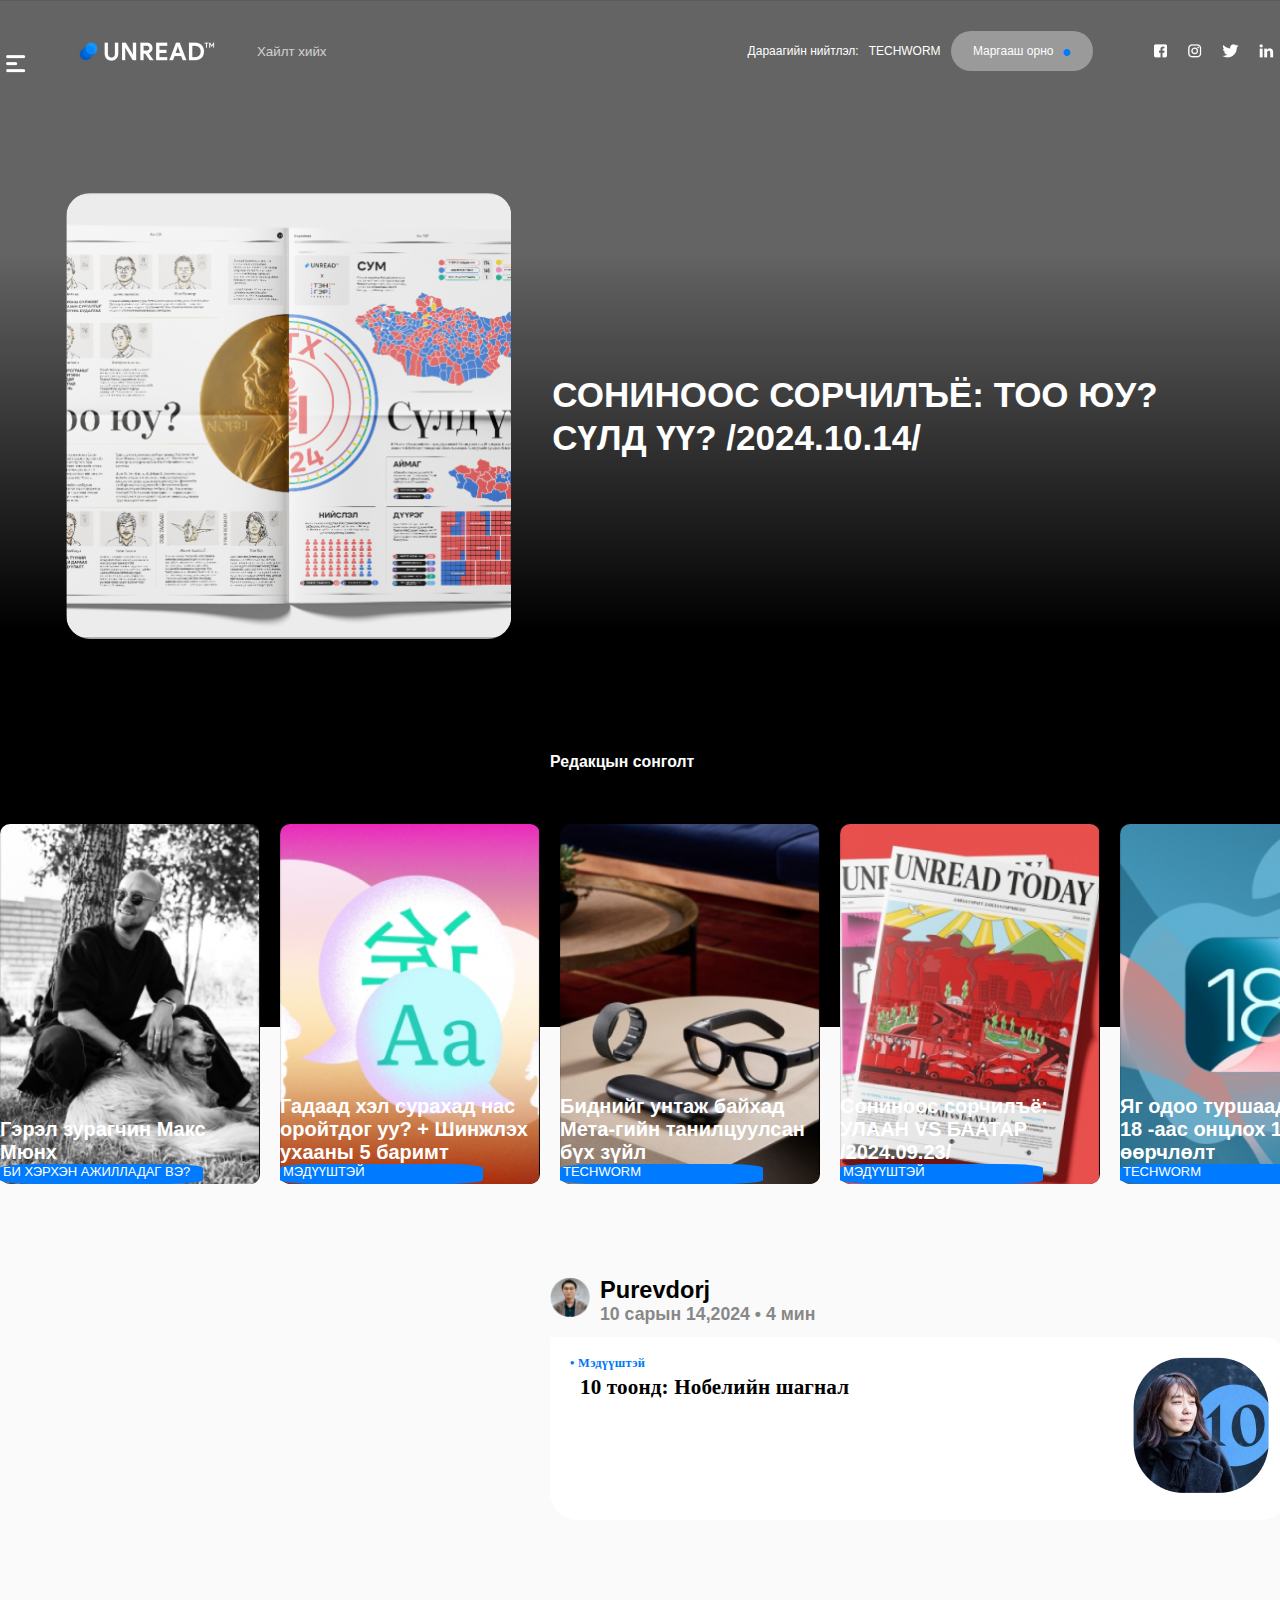
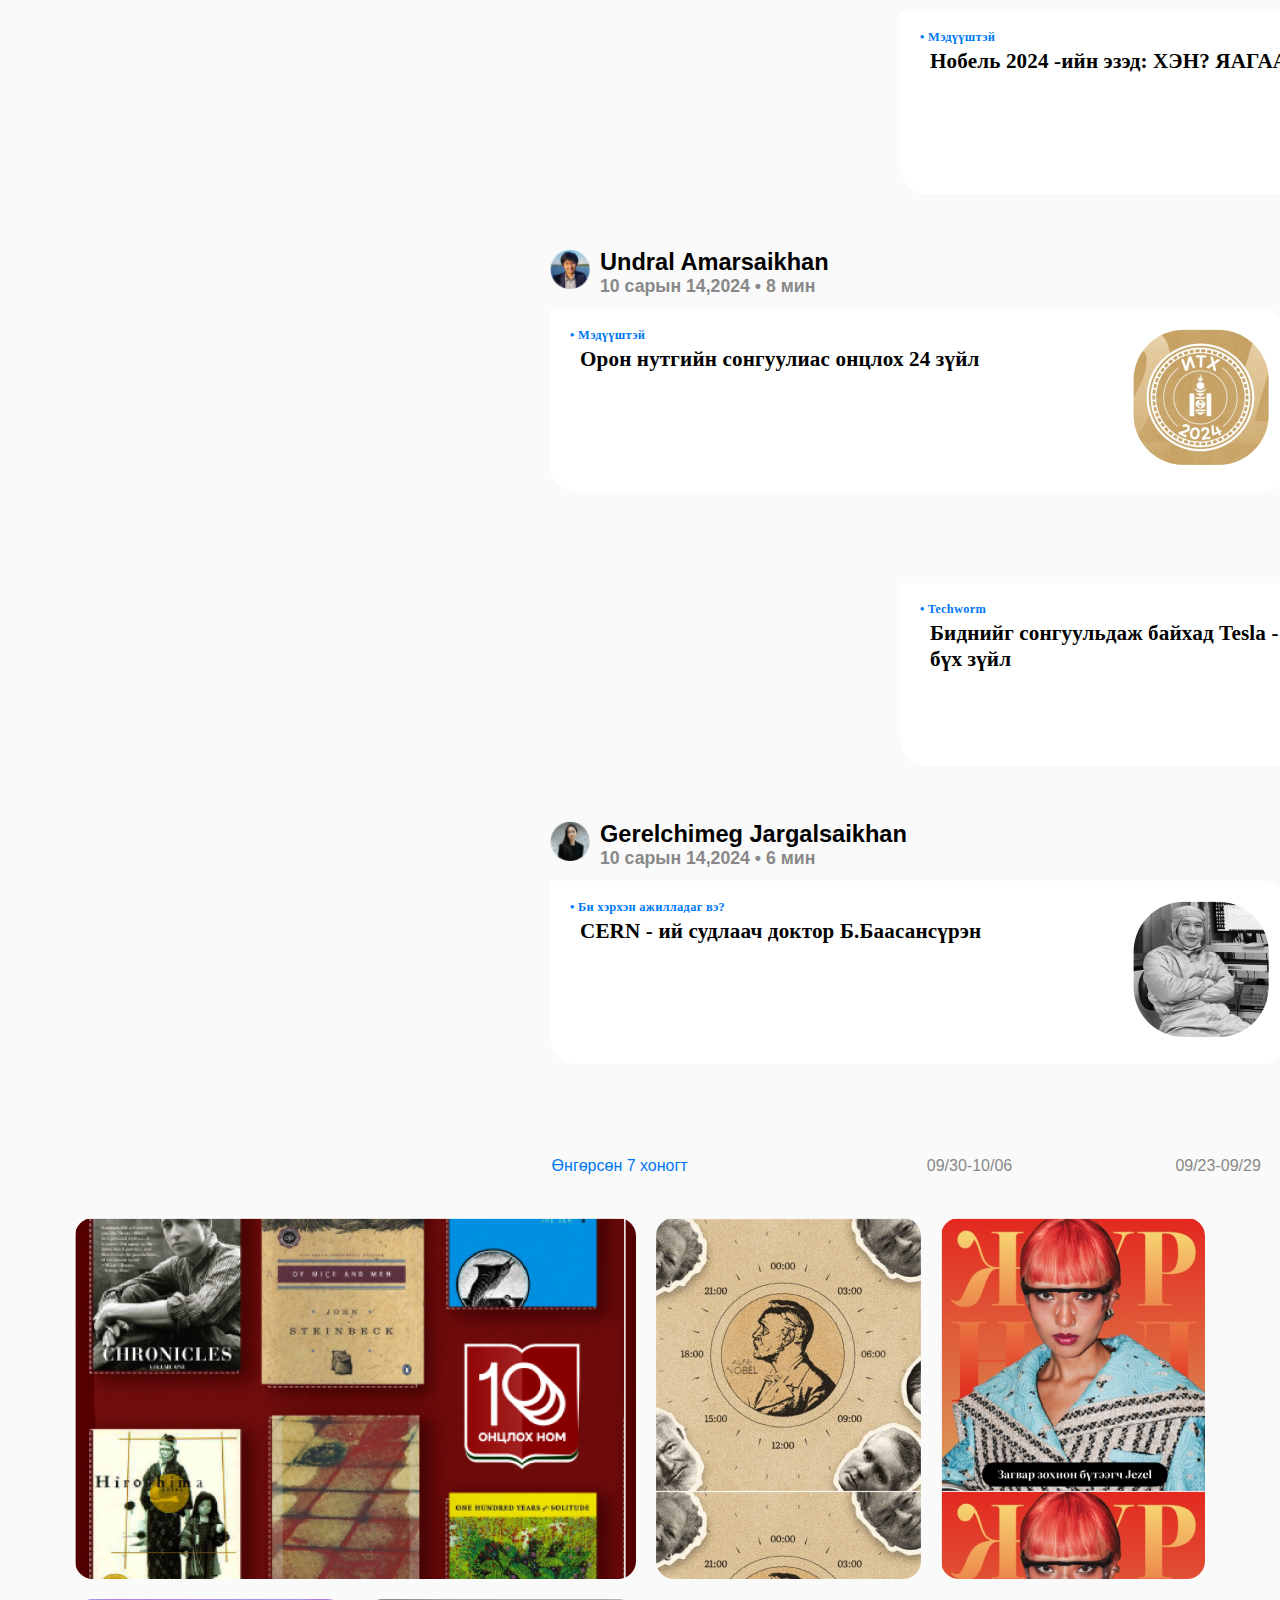
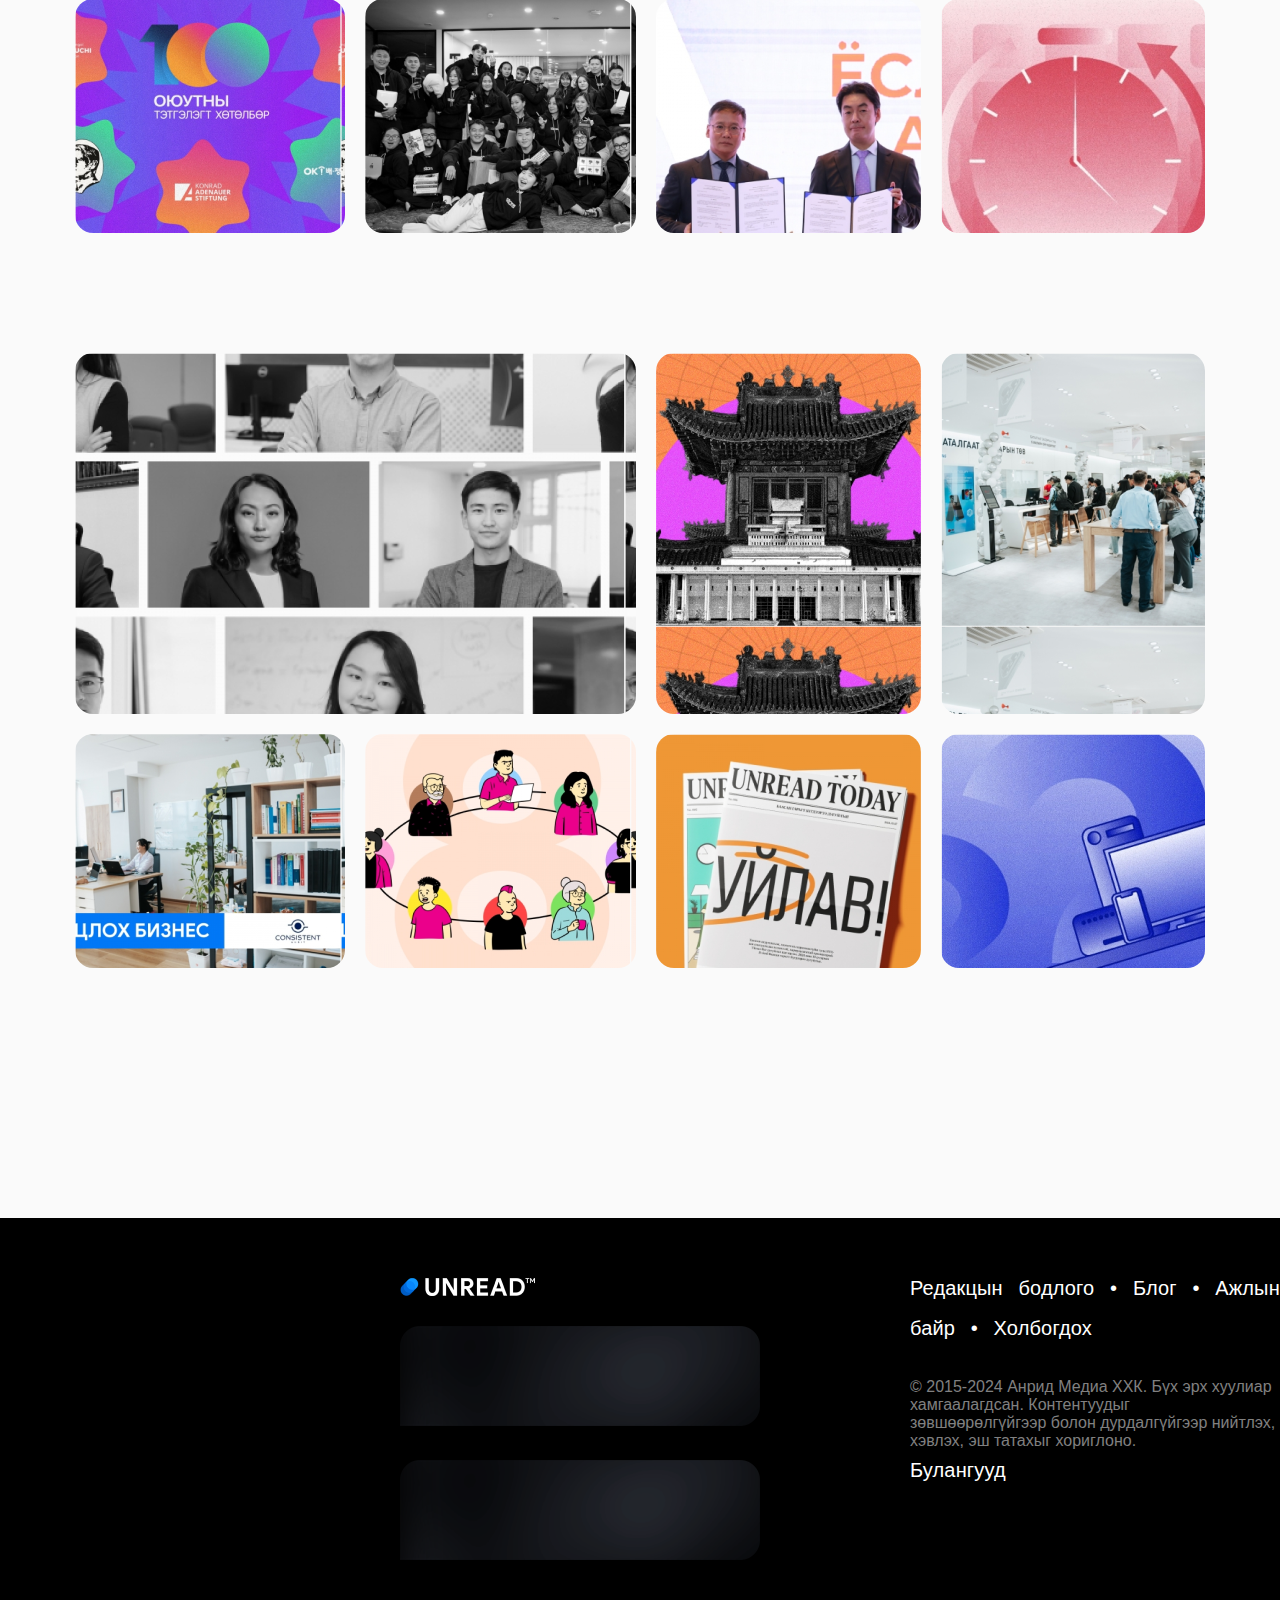
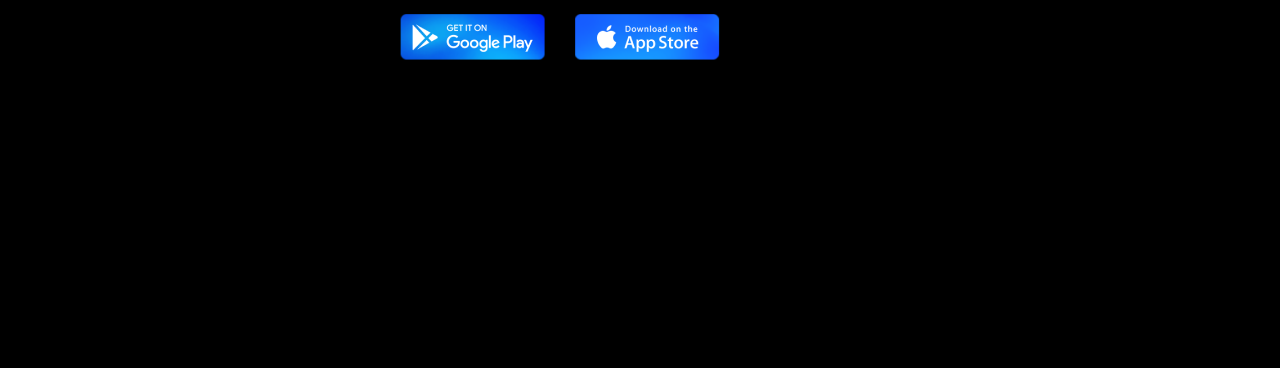
<file: index.html>
<!DOCTYPE html>
<html lang="en">
  <head>
    <meta charset="UTF-8" />
    <meta name="viewport" content="width=device-width, initial-scale=1.0" />
    <title>Unread</title>
    <link rel="stylesheet" href="./style.css" />
  </head>
  <body>
    <main>
      <section class="hero">
        <div class="nav">
          <div class="menu"><img src="menu.png"></div>
          <div class="nav-frontback">
          <div class="nav-front">
            <div class="logo"><img src="logo.png"></div>
            <div class="search-container">
              <input type="text" class="search-type" 
              placeholder="Хайлт хийх" 
              ></div>
          </div>
          <div class="nav-back">
            <div>Дараагийн нийтлэл:</div>
            <div>TECHWORM</div> 
             <div class="border">Маргааш орно <p class="dot">•</p></div>
            </div>
        </div>
        <div class="links">
          <img src="Icon 1.png" />
          <img src="Icon 2.png" />
          <img src="icon 3.png" />
          <img src="Icon 4.png" />
        </div>

          </div>
        </div>

        <div class="hero-content">
          <div class="cover"></div>
          <div class="content">
            <h1 class="title">
              СОНИНООС СОРЧИЛЪЁ: ТОО ЮУ? СҮЛД ҮҮ? /2024.10.14/
            </h1>
          </div>
        </div>
      </section>
      <section class="hero-bottom">
        <h2 class="ded-title">Редакцын сонголт</h2>
        <div class="slider-container">
          <div class="slider">
            <img src="slide1.png">
            <div class="choice-views"></div>
            <div class="choice-comment"></div>
            <div class="choice-title">
              <h3>Гэрэл зурагчин Макс Мюнх</h3>
               <h4>БИ ХЭРХЭН АЖИЛЛАДАГ ВЭ?</h4></div>
          </div>
          <div class="slider">
            <img src="slide2.png">
            <div class="choice-views"></div>
            <div class="choice-comment"></div>
            <div class="choice-title">
              <h3>Гадаад хэл сурахад нас оройтдог уу? 
                + Шинжлэх ухааны 5 баримт</h3>
               <h4>МЭДҮҮШТЭЙ</h4></div>
          </div>
          <div class="slider">
            <img src="slide3.png">
            <div class="choice-views"></div>
            <div class="choice-comment"></div>
            <div class="choice-title">
              <h3>Биднийг унтаж байхад Мета-гийн танилцуулсан бүх зүйл</h3>
               <h4>TECHWORM</h4></div>
          </div>
          <div class="slider">
            <img src="slide4.png">
            <div class="choice-views"></div>
            <div class="choice-comment"></div>
            <div class="choice-title">
              <h3>Сониноос сорчилъё: УЛААН VS БААТАР /2024.09.23/</h3>
               <h4>МЭДҮҮШТЭЙ</h4></div>
          </div>
          <div class="slider">
            <img src="slide5.png">
            <div class="choice-views"></div>
            <div class="choice-comment"></div>
            <div class="choice-title">
              <h3>Яг одоо туршаад үз: IOS 18 -аас онцлох 18 өөрчлөлт</h3>
               <h4>TECHWORM</h4></div>
          </div>
          
          <div class="slider">
            <img src="slide3.png">
            <div class="choice-views"></div>
            <div class="choice-comment"></div>
            <div class="choice-title">
              <h3>Биднийг унтаж байхад Мета-гийн танилцуулсан бүх зүйл</h3>
               <h4>TECHWORM</h4></div>

          </div>
          <div class="slider">
            <img src="slide4.png">
            <div class="choice-views"></div>
            <div class="choice-comment"></div>
            <div class="choice-title">
              <h3>Сониноос сорчилъё: УЛААН VS БААТАР /2024.09.23/</h3>
               <h4>МЭДҮҮШТЭЙ</h4></div>
          </div>
        </div>
        
       </section>
       <div class="feed-container">
        <div class="this-week">
        
          <div class="article1">
          <div class="author"> <img src="image1.png" alt="">
          <div class="date">
            <h1>Purevdorj</h1>
            <h2>10 сарын 14,2024 • 4 мин</h2>
          </div>
          </div>
          <div class="f-content">
            <div class="f-title">
              <h1>• Мэдүүштэй</h1>
              <h2>10 тоонд: Нобелийн шагнал</h2>
            </div>
            <div class="title-img">
              <img src="titleimg.png" alt="">
            </div>
          </div>
         </div>
        
        <div class="article2">
          <div class="title-box">
            <div class="date">
              <h1>Gerelchimeg Jargalsaikhan</h1>
              <h2>10 сарын 14,2024 • 10 мин</h2>
            </div>
            <div class="author2"> 
              <img src="Image5.png" alt="">
            </div>
          </div>
          
          <div class="f-content">
            <div class="f-title">
              <h1>• Мэдүүштэй</h1>
              <h2>Нобель 2024 -ийн  эзэд: ХЭН? ЯАГААД?</h2>
            </div>
            <div class="title-img">
              <img src="titleimg2.png" alt="">
            </div>
          </div>
        </div>
       
        <div class="article3">
          <div class="author">
            <img src="image3.png" alt="">
            <div class="date">
              <h1>Undral Amarsaikhan</h1>
              <h2>10 сарын 14,2024 • 8 мин</h2>
            </div>
          </div>
          <div class="f-content">
            <div class="f-title">
              <h1>• Мэдүүштэй</h1>
              <h2>Орон нутгийн сонгуулиас онцлох 24 зүйл</h2>
            </div>
            <div class="title-img">
              <img src="titleimg3.png" alt="">
            </div>
          </div>
        </div>
        
        <div class="article2">
          <div class="title-box">
            <div class="date">
              <h1>Tuhsigt-Erdene</h1>
              <h2>10 сарын 14,2024 • 3 мин</h2>
            </div>
            <div class="author2"> <img src="image4.png" alt="">
            </div>
          </div>
          <div class="f-content">
            <div class="f-title">
              <h1>• Techworm</h1>
              <h2>Биднийг сонгуульдаж байхад Tesla - гийн танилцуулсан бүх зүйл</h2>
            </div>
            <div class="title-img">
              <img src="titleimg4.png" alt="">
            </div>
          </div>
        </div>
        
        <div class="article3">
          <div class="author">
            <img src="Image5.png" alt="">
            <div class="date">
              <h1>Gerelchimeg Jargalsaikhan</h1>
              <h2>10 сарын 14,2024 • 6 мин</h2>
            </div> 
          </div>
          <div class="f-content">
            <div class="f-title">
              <h1>• Би хэрхэн ажилладаг вэ?</h1>
              <h2>CERN - ий судлаач доктор Б.Баасансүрэн</h2>
            </div>
            <div class="title-img">
              <img src="titleimg5.png" alt="">
            </div>
          </div>
        </div>
      </div>
      </div>
      <div class="prevweek">
        <div class="list">
          <div class="list1">Өнгөрсөн 7 хоногт</div>
          <div class="list2">09/30-10/06</div>
          <div class="list2">09/23-09/29</div>
          <div class="list2">09/16-09/22</div>
        </div>

        <div class="grid-container1">
         
          <div style="background-image: url(item1.png)" class="item item1">
         </div>
          <div style="background-image: url(item2.png);" class=" item item2">

          </div>
          <div style="background-image: url(item3.png);" class="item item3">

          </div>
          <div style="background-image: url(item4.png);" class="item item4">

          </div>
          <div style="background-image: url(item5.png);" class="item item5">
            
          </div>
          <div style="background-image: url(item6.png);" class="item item6">
          
          </div>
          <div style="background-image: url(item7.png);" class="item item7">
           
          </div>
        </div>
        <div class="grid-container2">
          <div style="background-image: url(item11.png);" class="item item1"></div>
          <div style="background-image: url(item22.png);" class="item item2"></div>
          <div style="background-image: url(item33.png);" class="item item3"></div>
          <div style="background-image: url(item44.png);" class="item item4"></div>
          <div style="background-image: url(item55.png);" class="item item5"></div>
          <div style="background-image: url(item66.png);" class="item item6"></div>
          <div style="background-image: url(item77.png);" class="item item7"></div>
        </div>
      </div>
    </main>
    <footer class="footer-box">
      <div class="footer-inside1">
        <div class="footer-inside2">
          <div class="footer-front">
            <div class="footer-logo">
              <img src="Image [logo].png" alt="">
            </div>
            <div class="footer-blackbox">
              <img src="blackbox.png" alt=""></div>
              <div class="footer-blackbox">
                <img src="blackbox.png" alt=""></div>
            
            <div class="footer-boxlink">
              <div><img src="Image.png" alt=""></div>
              <div><img src="Image (1).png" alt=""></div>
            </div>
          </div>
          <div class="footer-back">
            <h1>Редакцын бодлого  •  Блог  •  Ажлын байр  •  Холбогдох</h1>
            <p>© 2015-2024 Анрид Медиа ХХК. Бүх эрх хуулиар хамгаалагдсан. Контентуудыг<br>зөвшөөрөлгүйгээр болон дурдалгүйгээр нийтлэх, хэвлэх, эш татахыг хориглоно.</p>
            
            <div class="content-flex">
              <div>
                <h1>Булангууд</h1>
                <p></p>
              </div>
              <div></div>
              <div></div>
            </div>
          </div>
        </div>
        <div class="footer-links"></div>
      </div>
      </footer>
  </body>
</html>
</file>
<file: style.css>
* {
    margin: 0;
    padding: 0;
    font-family: SF Display, sans-serif;
}

.nav{ 
    margin-top: 24px;
    
    height: 42px;
    left: 180px;
    margin: auto;
    padding-top: 30px;
    justify-content: space-evenly;
    display: flex;
    align-items: center;
    
   }
   .nav-frontback{
    width: 1116px;
    height: 42px;
    display: flex;
    justify-content: center;
    align-items: center;
    gap: 350px;
    

    

   }

body{
    background-color: #fafafa;
   
}
.nav-front {
    display: flex;
    justify-content: space-between;
    width: 311.9px;
    height: 41px;
    gap: 40px;
}
.menu{
    width: 19px;
    height: 3px;
    border-radius: 5px;
    margin-top: 10px;
}

.logo {
    width: 138px;
    height: 15px;
    margin-top: 11.81px;
    left: 3.17px;
}
.text{
    color: #fff 50%;
    opacity: 0.4;
}
.search-container{
    margin: 0;
    display: flex;
    align-items: center;
    text-align: center;
    background-color: transparent;
    
    
}
.search-type{
   opacity: 1;
    background-color: transparent;
    border: none;
}

.search-type::placeholder {
    color: white;
    opacity: 0.7;
}


.nav-back {
    width: 359.21px;
    height: 41px;
    justify-content: center;
    font-size: 12px;
    display: flex;
    color: #fff;
    gap: 10px;
    align-items: center;
    
}
.border{
    width: 142.68px;
    height: 40px;
    border-radius: 30px;
    background-color: rgba(207, 207, 207, 0.5);
    display: flex;
    justify-content: center;
    align-items: center;
}

.border .dot{
    margin-left: 8.8px;
    color:#007bff;
    font-size: 25px;
    align-content: center;
    margin-top: 3px;
}
    
    
    .hero {
    height: 100vh;
    background: linear-gradient(rgba(0,0,0,0.6) 40%, rgba(0,0,0) 100%),
    url(https://unread.today/files/007afc64-288a-4208-b9d7-3eda84011c1d/1451f11e03da76480966b636a622119a.jpg);
    width: 100%;
    height: 630.4px;
    background-size: 100%;
    z-index: 1;
    position: relative;
    background-position: 50% 20%;
    
    
}
.hero-content {
    display: flex;
    color: white;
    margin-top: 121px;
    justify-content: center;
    align-items: center;
    gap: 40px;
    
   

}
.cover { 
    width: 446px;
    height: 446px;
    border-radius: 24px;
    background-image: url(COVER.png);
    background-size: contain;
    background-repeat: none;
    transition: all ease 0.5s;
    background-size: 100%;
    background-position: center;
}
.cover:hover {
    background-size: 110%;
}
.content {
    font-size: 35px;
    

}
.title {
    width: 608.6px;
    height: 86px;
    top: 134px;
    padding-right: 52.73px; bottom: 212px;
    font-size: 35px;
    line-height: 43px;
    color: #fff;
}

.unread.png img {
    width: 134.38px;
    height: 18px;
    left: 157px;
}
.hero-bottom {
    
    height: 327px;
    background-color: black;
    padding-top: 70px;
    
}
.hero-bottom h2 {
    width: 244px;
    height: 24px;
    font-weight: 700;
    font-size: 15.8px;
    line-height: 24px;
    color: #fff;
}


.ded-title{
    color: #fff;
    font-size: 15.8px;
  margin-left: 550px;
  margin-bottom: 50px;
  margin-top: 50px;
  
 
}
.links{
    display:flex;
    gap:20px
}
.slider-container{
    gap: 20px;
    margin-top: 15px;
    display: flex;
    overflow-x: scroll;
    margin: auto;
    z-index: 5;
    height: 1000px;
    width: 1500px;
    height: 1000px;
    overflow-y: hidden;
}
.slider{
    min-width: 260px;
    height: 360px;
    display: flex;
    position: relative;
    display: inline-block;
}
.slider img{
    width: 260px;
    height: 360px;
    border-radius: 10px;
    max-width: 100%;
    object-fit: cover;
    background-color: black;
}
.slider img :hover{

}
.choice-title{
    position: absolute;
    bottom: 0;
}
.choice-title h3 {
    font-size: 20px;
    color: #fff;

}
.choice-title h4{
    font-weight: 500;
    height: 20px;
    width: 200px;
    font-size: small;
    color: white;
    background-size: cover;
    padding-left: 3px;
    background-color: #007bff;
    border-radius: 20%;
    
    
}
.feed-container{
    
    margin-left: 100px;
    background-color: #fafafa;

}
.this-week{
    width: 1116px;
   

}
.article1{
    width: 739px;
    height: 236px;
    padding-top: 250px;
    padding-left: 450px;

}
.author {
    width: 739px;
    height: 40px;
    display: flex;
    gap: 10px;
    justify-content: flex-start;
    margin-bottom: 20px;
    font-size: 11.8px;
}
.date h2{
    color: #888888;

}
.f-content {
    width: 739px;
    height: 183px;
    background-color: #FFFFFF;
    gap: 0px;
    border-radius: 0px 27px 27px 27px;
    opacity: 0px;
    display: flex;
    justify-content: space-between;

}

.f-title {
    margin-top: 15px;
}
.f-title h1 {
   color: #0078f6; 
   font-family: Inter;
font-size: 12.4px;
font-weight: 700;
line-height: 22px;
letter-spacing: 0.30000001192092896px;
text-align: left;
margin-left: 20px;

}
.f-title h2 {
    font-family: Inter;
font-size: 21.1px;
font-weight: 700;
line-height: 26px;
letter-spacing: 0.15000000596046448px;
text-align: left;
color: #000;
margin-left: 30px;
}
.title-img {
   margin-top: 20px;
   margin-right: 20px;
}

.article2 {
width: 739px;
height: 236px;
margin-top: 50px;
margin-left: 800px;

}

.title-box {
    display: flex;
    font-size: 11.8px;
    justify-content: flex-end;


}
.date2 {
   
}
.f-content2{
width: 739px;
height: 183px;
gap: 0px;
border-radius: 27px 0px 27px 27px;
opacity: 0px;
background-color: #FFFFFF;
display: flex;

}
.author2 {

    height: 40px;   
}
.article3 {
    width: 739px;
    height: 236px;
    margin-top: 50px;
    padding-left: 450px;
}

.prevweek {
    margin-top: 100px;
    margin-left: 450px;
    
}
.list{
   display: flex;
   justify-content: space-around;
   width: 1121px;
   height: 61px;
   margin-left: 20px;
}
.list1 {
width: 212px;
height: 62px;
/* padding: 20px 86px 22px 0px; */
color: #0078f6;

}


.list2 {
    color: #888888;
}
.grid-container1 {
    display: grid;
    justify-content: center;
    margin-right: 450px;
   
    top: 98px;
    left: -19px;
    gap: 20px;
    grid-template-columns: 270.5px 270.5px 264.75px 264.75px;
    grid-template-rows: 361px 234px;

}
.grid-container2 {
    display: grid;
    justify-content: center;
    margin-right: 450px;
    margin-top: 120px;
    margin-bottom: 250px;
    top: 98px;
    left: -19px;
    gap: 20px;
    grid-template-columns: 270.5px 270.5px 264.75px 264.75px;
    grid-template-rows: 361px 234px;
}
.item {
    padding: 10px;
    border-radius: 5px;
   
}
.item1 {
    grid-row: 1 / 1;
    grid-column: 1 / 3;
    gap: 0px;
    border-radius: 18px;
   
}

.item2 {
    grid-row: 2 / 2;
    grid-column: 1/1;
    border-radius: 18px;
   
}
.item3 {
    grid-row: 2/2;
    grid-column: 2/2;
    border-radius: 18px;
    
}
.item4 {
    grid-row: 2/2;
    grid-column: 3/3;
    border-radius: 18px;
    top: 19px;
    gap: 0px; 
    background-size: cover;
    
}
.item5 {
    grid-row: 2/2;
    grid-column: 4/4;
    border-radius: 18px;
    top: 19px;
    left: 19px;
    gap: 0px;
    
}
.item6 {
   gap: 0px;
    border-radius: 18px;
    
}
.item7 {
   gap: 0px;
    border-radius: 18px;
   
}





.footer-box {
    height: 750px;
    background-color: #000;
}
.footer-inside2 {
    display: flex;
    gap: 150px;
    margin-top: 100px;
}
.footer-front{
    
    margin-top: 60px;
    margin-left: 400px;
   
}
.footer-logo{
    width: 134.38px;
    height: 18px;
    margin-bottom: 30px;
   
   
}
.footer-blackbox{
   margin-top: 30px;
      
}
.footer-boxlink {
    display: flex;
    margin-top: 50px;
    gap: 30px;
}
.footer-back h1{
    color: #FFFFFF;
    font-size: 20px;
    font-weight: 500;
    line-height: 40px;
    letter-spacing: 0.15000000596046448px;
    text-align: left;
    word-spacing: 10px;
    

}
.footer-back {
    margin-top: 50px;
}
.footer-back p{
    color: #808080;
    margin-top: 30px;

}
</file>
